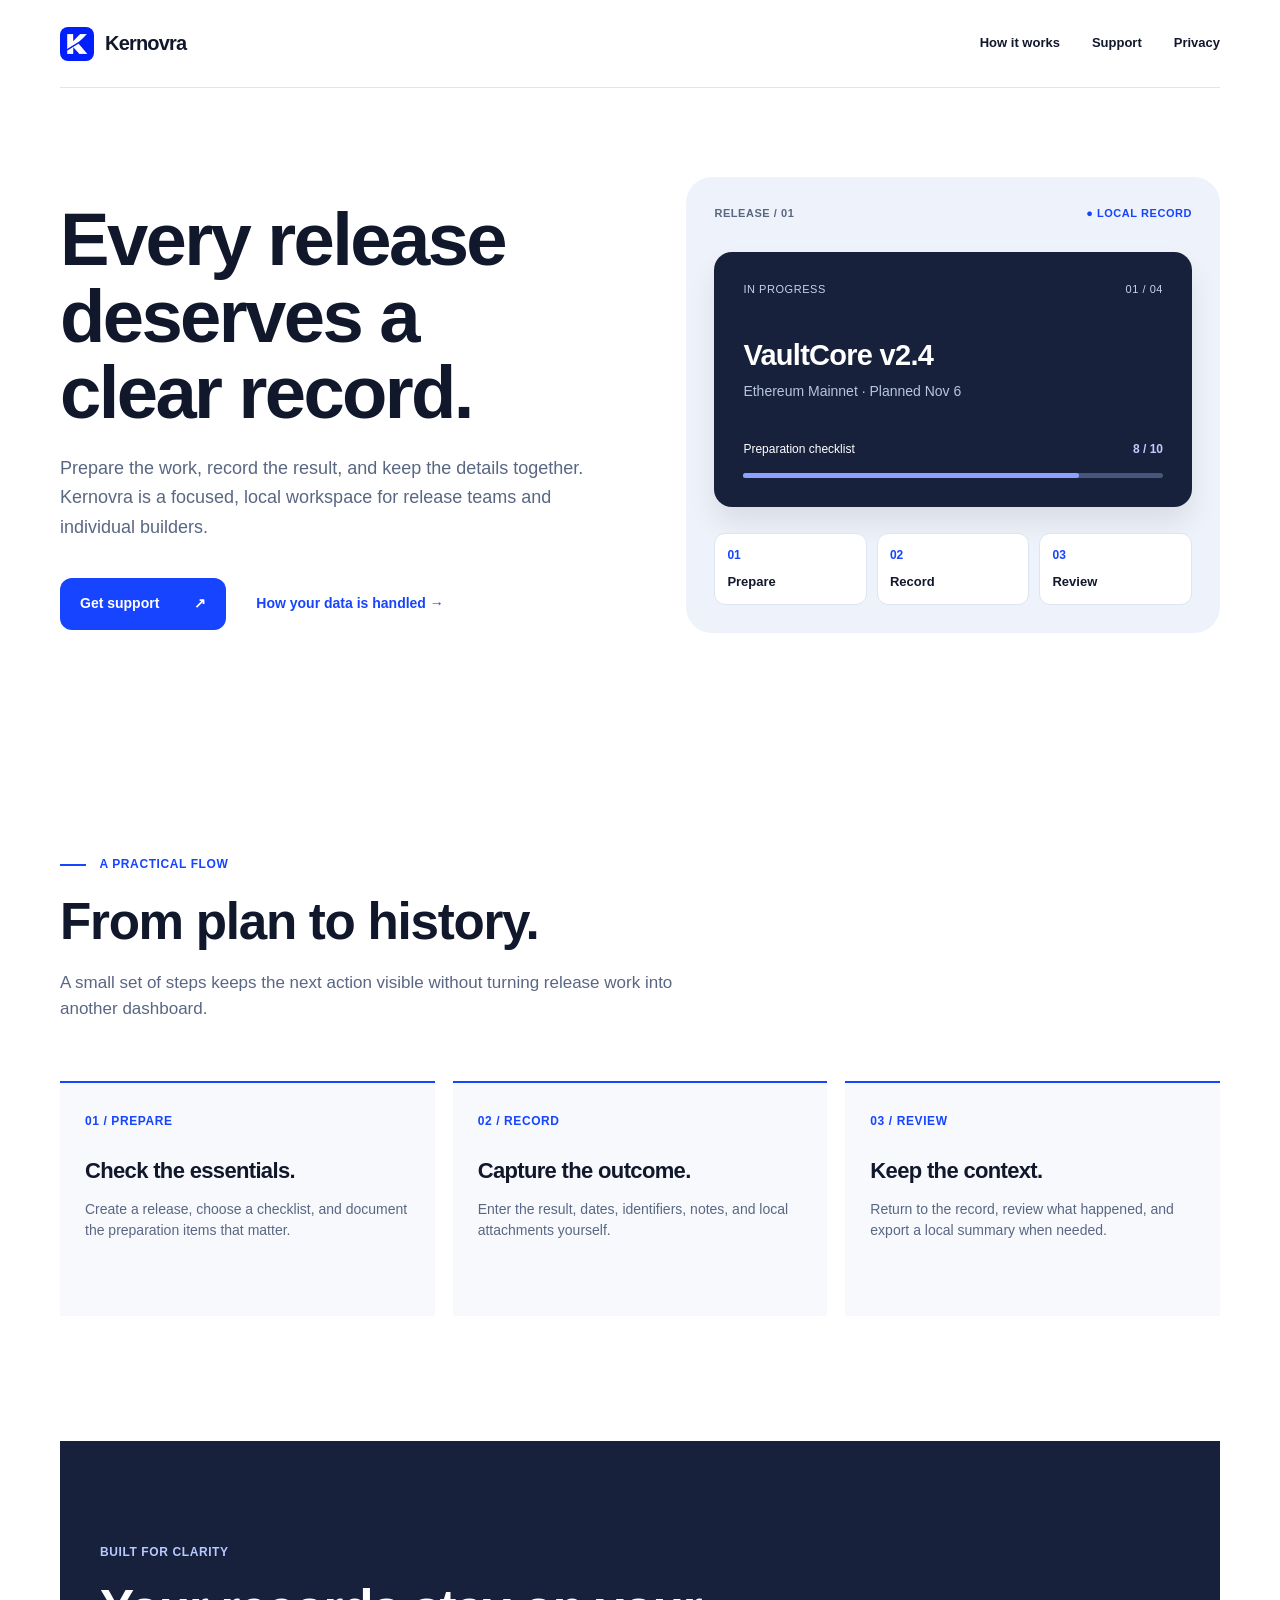
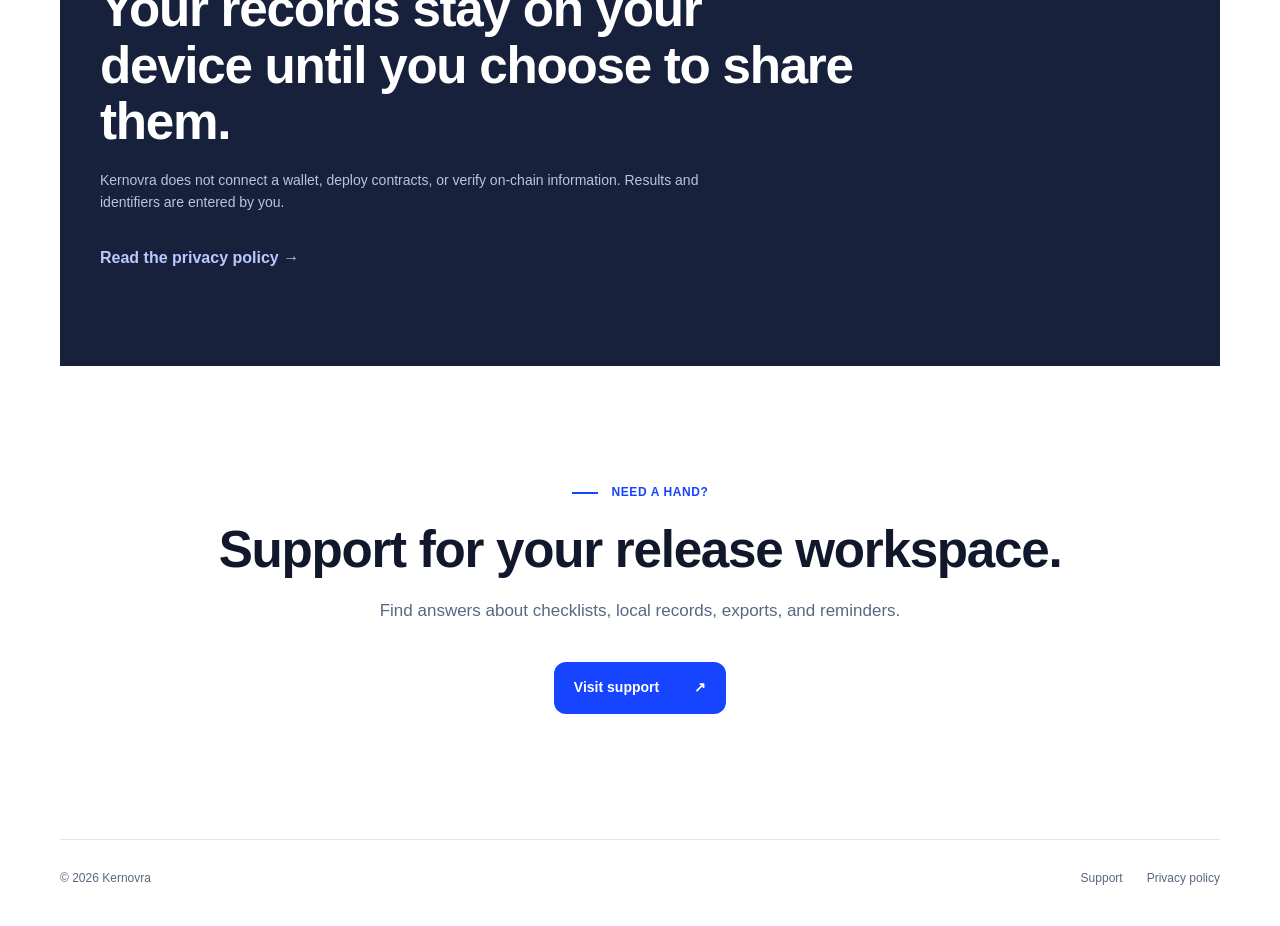
<file: index.html>
<!doctype html>
<html lang="en">
<head>
  <meta charset="utf-8">
  <meta name="viewport" content="width=device-width, initial-scale=1">
  <meta name="theme-color" content="#ffffff">
  <meta name="description" content="Kernovra keeps release preparation, checklists, results, and local records together.">
  <title>Kernovra — A clear home for every release</title>
  <link rel="icon" href="assets/icon.png">
  <link rel="stylesheet" href="styles.css">
</head>
<body>
  <header class="site-header">
    <a class="brand" href="index.html" aria-label="Kernovra home"><img src="assets/icon.png" alt="" width="34" height="34"><span>Kernovra</span></a>
    <nav aria-label="Main navigation"><a href="#workflow">How it works</a><a href="support.html">Support</a><a href="privacy.html">Privacy</a></nav>
  </header>
  <main>
    <section class="hero wrap">
      <div class="hero-copy">
        <h1>Every release deserves a clear record.</h1>
        <p class="lead">Prepare the work, record the result, and keep the details together. Kernovra is a focused, local workspace for release teams and individual builders.</p>
        <div class="hero-actions"><a class="button primary" href="support.html">Get support <span aria-hidden="true">↗</span></a><a class="text-link" href="privacy.html">How your data is handled <span aria-hidden="true">→</span></a></div>
      </div>
      <div class="product-visual" role="img" aria-label="Illustration of a release card, a preparation checklist, and a three-step release workflow">
        <div class="visual-top"><span>RELEASE / 01</span><span class="signal">● LOCAL RECORD</span></div>
        <div class="release-card"><div class="card-top"><span>IN PROGRESS</span><span>01 / 04</span></div><h2>VaultCore v2.4</h2><p>Ethereum Mainnet · Planned Nov 6</p><div class="progress-label"><span>Preparation checklist</span><strong>8 / 10</strong></div><div class="progress-track"><i></i></div></div>
        <div class="flow"><div><b>01</b><span>Prepare</span></div><div><b>02</b><span>Record</span></div><div><b>03</b><span>Review</span></div></div>
      </div>
    </section>
    <section id="workflow" class="section wrap">
      <div class="section-heading"><p class="eyebrow"><span class="line"></span> A PRACTICAL FLOW</p><h2>From plan to history.</h2><p>A small set of steps keeps the next action visible without turning release work into another dashboard.</p></div>
      <div class="steps">
        <article><span class="step-number">01 / PREPARE</span><h3>Check the essentials.</h3><p>Create a release, choose a checklist, and document the preparation items that matter.</p></article>
        <article><span class="step-number">02 / RECORD</span><h3>Capture the outcome.</h3><p>Enter the result, dates, identifiers, notes, and local attachments yourself.</p></article>
        <article><span class="step-number">03 / REVIEW</span><h3>Keep the context.</h3><p>Return to the record, review what happened, and export a local summary when needed.</p></article>
      </div>
    </section>
    <section class="principle"><div class="wrap principle-inner"><p class="eyebrow">BUILT FOR CLARITY</p><h2>Your records stay on your device until you choose to share them.</h2><p>Kernovra does not connect a wallet, deploy contracts, or verify on-chain information. Results and identifiers are entered by you.</p><a href="privacy.html">Read the privacy policy <span aria-hidden="true">→</span></a></div></section>
    <section class="section wrap closing"><p class="eyebrow"><span class="line"></span> NEED A HAND?</p><h2>Support for your release workspace.</h2><p>Find answers about checklists, local records, exports, and reminders.</p><a class="button primary" href="support.html">Visit support <span aria-hidden="true">↗</span></a></section>
  </main>
  <footer class="footer wrap"><span>© 2026 Kernovra</span><div><a href="support.html">Support</a><a href="privacy.html">Privacy policy</a></div></footer>
</body>
</html>
</file>
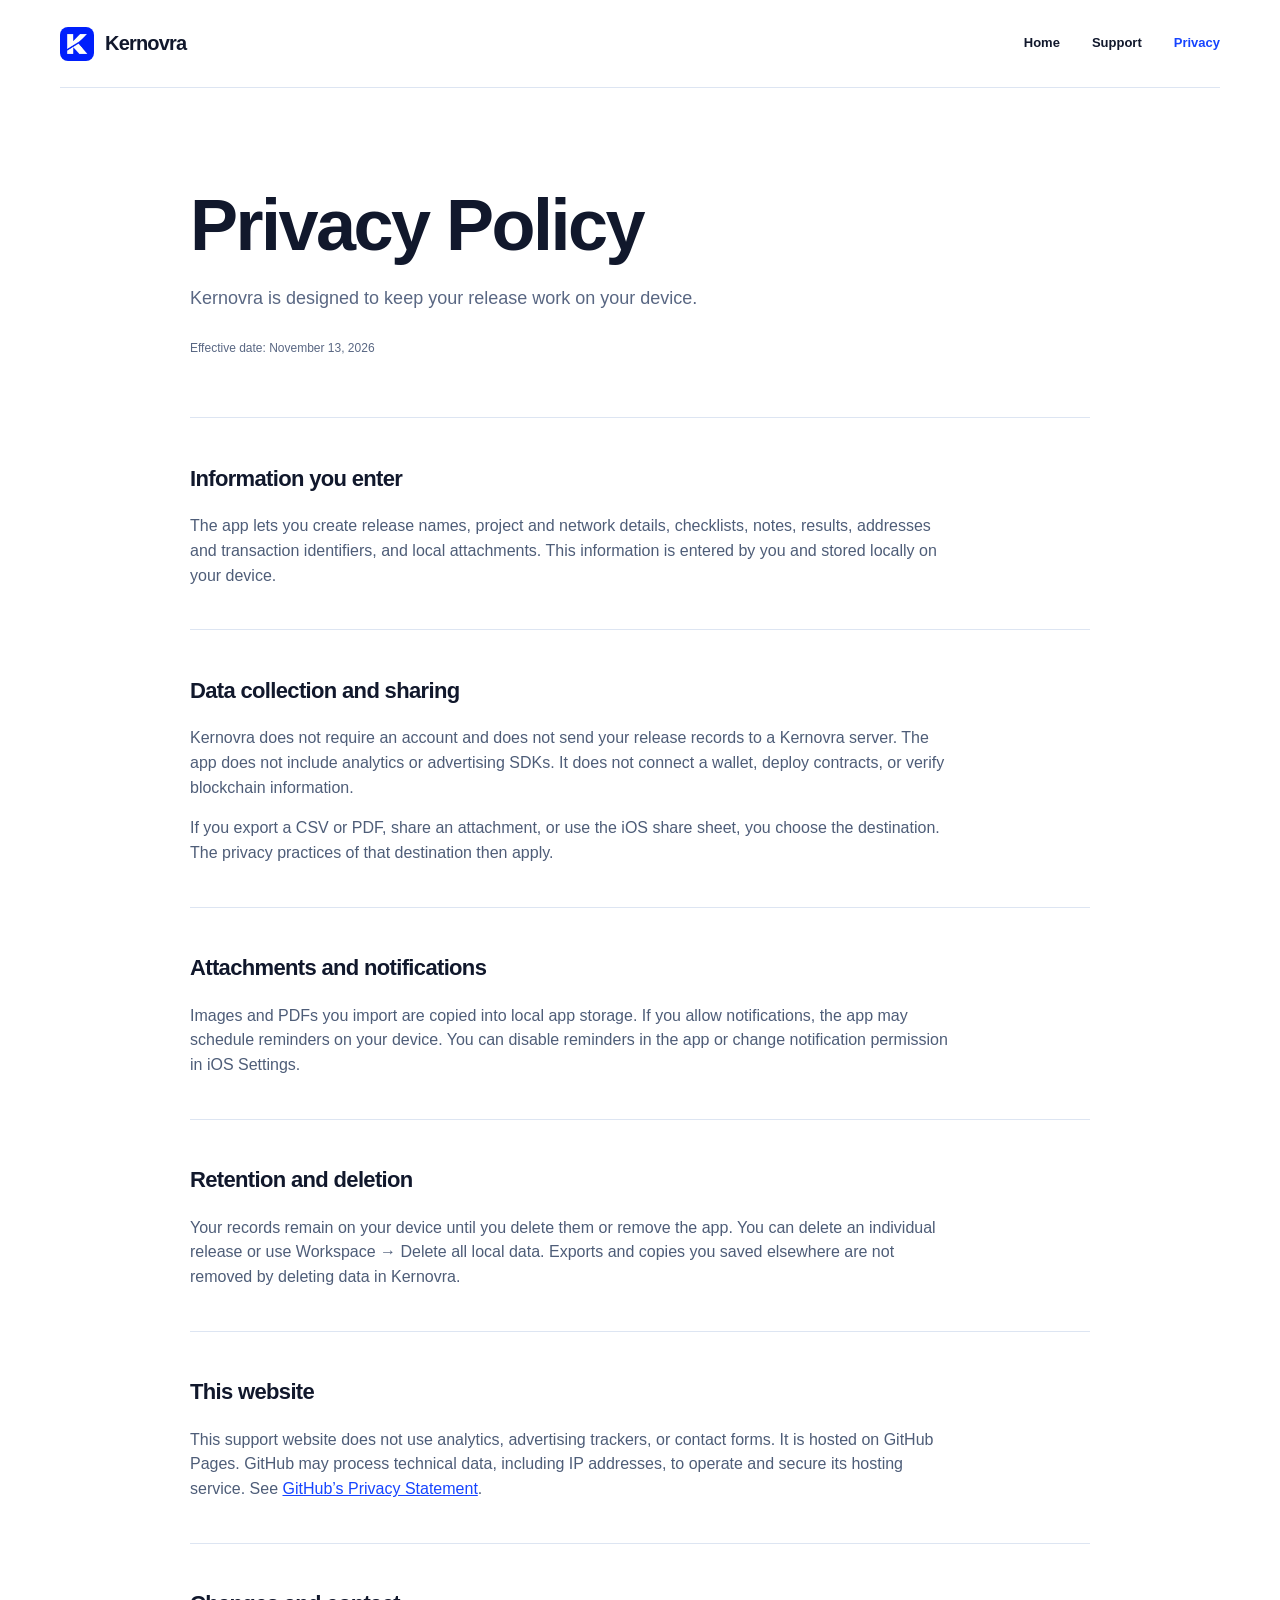
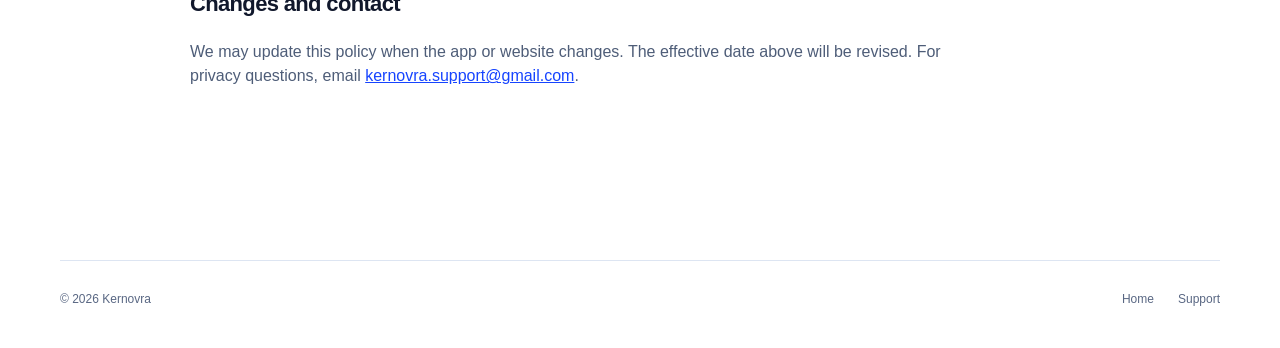
<file: privacy.html>
<!doctype html>
<html lang="en">
<head><meta charset="utf-8"><meta name="viewport" content="width=device-width, initial-scale=1"><meta name="theme-color" content="#ffffff"><meta name="description" content="Kernovra privacy policy."><title>Privacy Policy — Kernovra</title><link rel="icon" href="assets/icon.png"><link rel="stylesheet" href="styles.css"></head>
<body>
  <header class="site-header"><a class="brand" href="index.html"><img src="assets/icon.png" alt="" width="34" height="34"><span>Kernovra</span></a><nav aria-label="Main navigation"><a href="index.html">Home</a><a href="support.html">Support</a><a href="privacy.html" aria-current="page">Privacy</a></nav></header>
  <main class="inner-page wrap policy"><h1>Privacy Policy</h1><p class="lead narrow">Kernovra is designed to keep your release work on your device.</p><p class="effective">Effective date: November 13, 2026</p>
    <section><h2>Information you enter</h2><p>The app lets you create release names, project and network details, checklists, notes, results, addresses and transaction identifiers, and local attachments. This information is entered by you and stored locally on your device.</p></section>
    <section><h2>Data collection and sharing</h2><p>Kernovra does not require an account and does not send your release records to a Kernovra server. The app does not include analytics or advertising SDKs. It does not connect a wallet, deploy contracts, or verify blockchain information.</p><p>If you export a CSV or PDF, share an attachment, or use the iOS share sheet, you choose the destination. The privacy practices of that destination then apply.</p></section>
    <section><h2>Attachments and notifications</h2><p>Images and PDFs you import are copied into local app storage. If you allow notifications, the app may schedule reminders on your device. You can disable reminders in the app or change notification permission in iOS Settings.</p></section>
    <section><h2>Retention and deletion</h2><p>Your records remain on your device until you delete them or remove the app. You can delete an individual release or use Workspace → Delete all local data. Exports and copies you saved elsewhere are not removed by deleting data in Kernovra.</p></section>
    <section><h2>This website</h2><p>This support website does not use analytics, advertising trackers, or contact forms. It is hosted on GitHub Pages. GitHub may process technical data, including IP addresses, to operate and secure its hosting service. See <a href="https://docs.github.com/en/site-policy/privacy-policies/github-general-privacy-statement">GitHub’s Privacy Statement</a>.</p></section>
    <section><h2>Changes and contact</h2><p>We may update this policy when the app or website changes. The effective date above will be revised. For privacy questions, email <a href="mailto:kernovra.support@gmail.com">kernovra.support@gmail.com</a>.</p></section>
  </main>
  <footer class="footer wrap"><span>© 2026 Kernovra</span><div><a href="index.html">Home</a><a href="support.html">Support</a></div></footer>
</body></html>
</file>
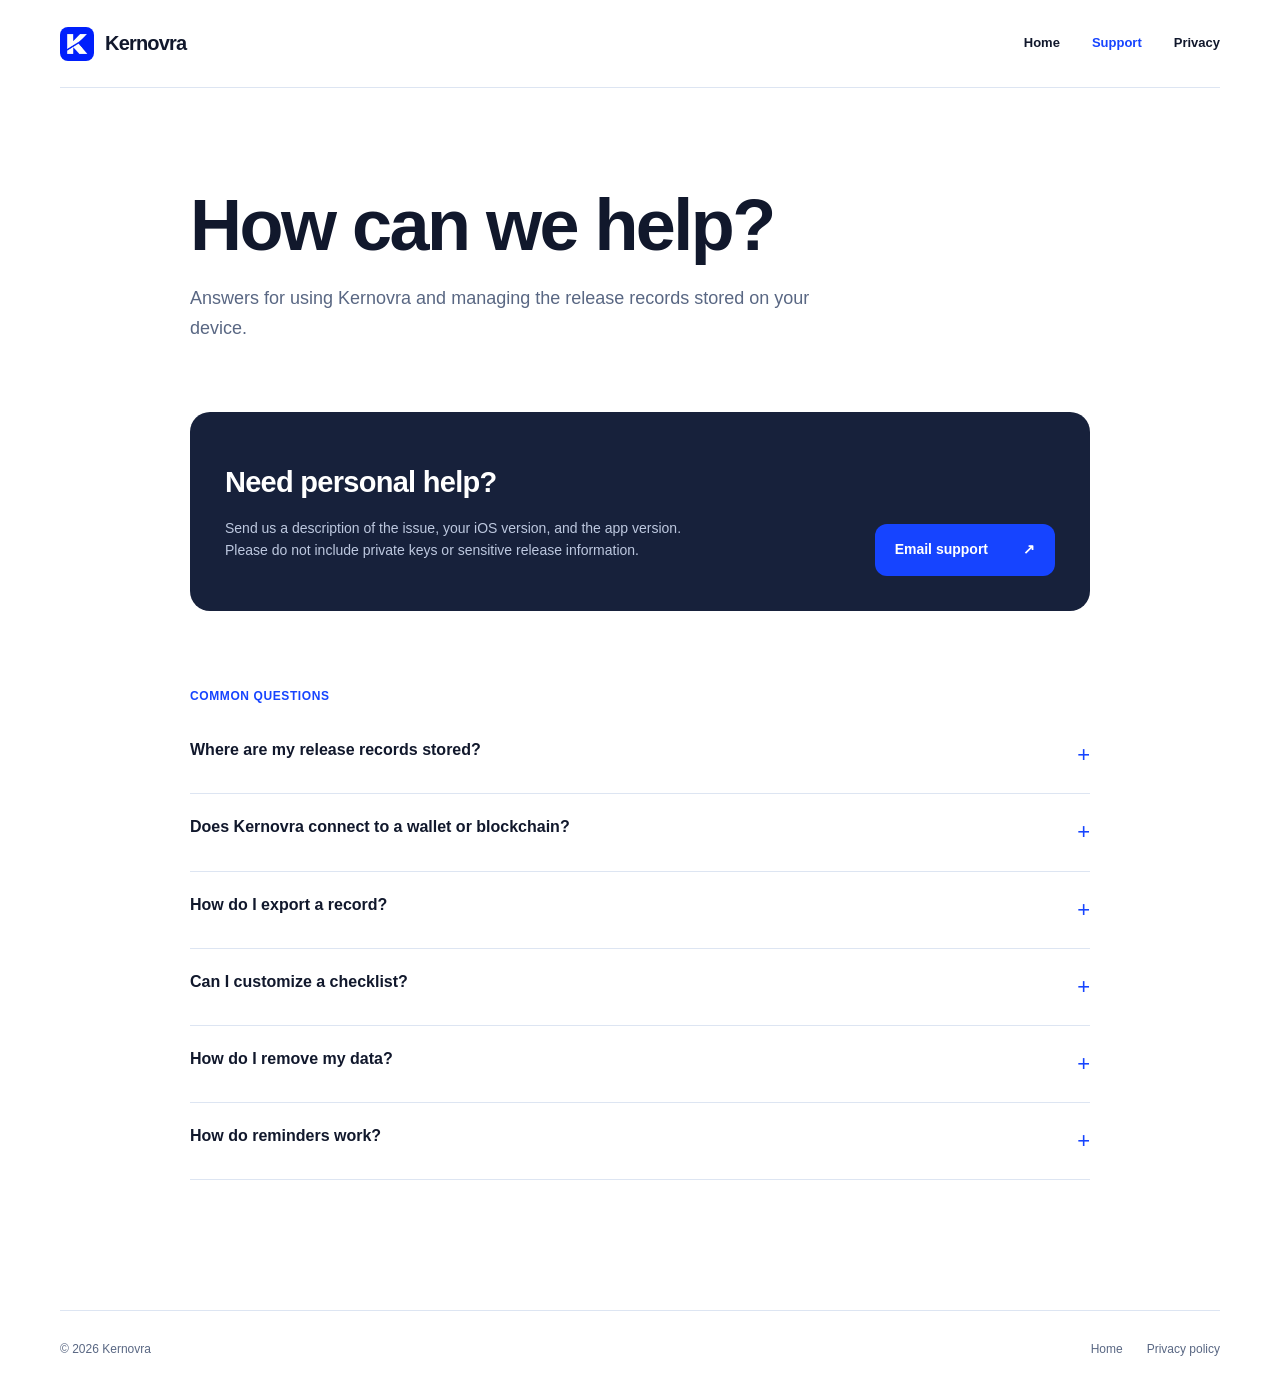
<file: support.html>
<!doctype html>
<html lang="en">
<head><meta charset="utf-8"><meta name="viewport" content="width=device-width, initial-scale=1"><meta name="theme-color" content="#ffffff"><meta name="description" content="Kernovra support and frequently asked questions."><title>Support — Kernovra</title><link rel="icon" href="assets/icon.png"><link rel="stylesheet" href="styles.css"></head>
<body>
  <header class="site-header"><a class="brand" href="index.html"><img src="assets/icon.png" alt="" width="34" height="34"><span>Kernovra</span></a><nav aria-label="Main navigation"><a href="index.html">Home</a><a href="support.html" aria-current="page">Support</a><a href="privacy.html">Privacy</a></nav></header>
  <main class="inner-page wrap"><h1>How can we help?</h1><p class="lead narrow">Answers for using Kernovra and managing the release records stored on your device.</p>
    <div class="support-contact"><div><h2>Need personal help?</h2><p>Send us a description of the issue, your iOS version, and the app version. Please do not include private keys or sensitive release information.</p></div><a class="button primary" href="mailto:kernovra.support@gmail.com">Email support <span aria-hidden="true">↗</span></a></div>
    <section class="faq"><p class="eyebrow">COMMON QUESTIONS</p>
      <details><summary>Where are my release records stored?</summary><p>Release records and local attachments are stored on your device. Kernovra does not sync them to an account or server.</p></details>
      <details><summary>Does Kernovra connect to a wallet or blockchain?</summary><p>No. Kernovra is a manual release workspace. It does not connect a wallet, deploy contracts, or verify on-chain data.</p></details>
      <details><summary>How do I export a record?</summary><p>Open Workspace → Export center to prepare a CSV summary or a single-release PDF. You choose where the exported file goes through the iOS share sheet.</p></details>
      <details><summary>Can I customize a checklist?</summary><p>Open Workspace → Templates to create a checklist template or edit the built-in checklist. Changes to a template affect future releases; existing releases keep their copied checks.</p></details>
      <details><summary>How do I remove my data?</summary><p>Open Workspace → Delete all local data. You can also delete an individual release from its edit screen. Deletion from the device cannot be undone unless you have separately saved a copy.</p></details>
      <details><summary>How do reminders work?</summary><p>If you allow notifications, Kernovra can schedule local reminders for follow-up. You can turn reminders off in Workspace and manage notification permission in iOS Settings.</p></details>
    </section>
  </main>
  <footer class="footer wrap"><span>© 2026 Kernovra</span><div><a href="index.html">Home</a><a href="privacy.html">Privacy policy</a></div></footer>
</body></html>
</file>
<file: styles.css>
:root{--ink:#11182c;--muted:#596783;--blue:#1644ff;--line:#dde5f2;--soft:#f7f9fd;--navy:#17213b}*{box-sizing:border-box}html{scroll-behavior:smooth}body{margin:0;background:#fff;color:var(--ink);font:16px/1.55 -apple-system,BlinkMacSystemFont,"Segoe UI",sans-serif}a{color:inherit;text-decoration:none}a:hover{color:var(--blue)}a:focus-visible,summary:focus-visible{outline:3px solid #87a1ff;outline-offset:4px}.wrap{width:min(1160px,calc(100% - 48px));margin:auto}.site-header{height:88px;width:min(1160px,calc(100% - 48px));margin:auto;display:flex;align-items:center;justify-content:space-between;border-bottom:1px solid var(--line)}.brand{display:flex;align-items:center;gap:11px;font-size:20px;font-weight:750;letter-spacing:-.04em}.brand img{border-radius:8px}.site-header nav{display:flex;gap:32px;font-size:13px;font-weight:650}.site-header nav a[aria-current]{color:var(--blue)}.eyebrow,.step-number{font-size:12px;font-weight:750;letter-spacing:.05em;color:var(--blue)}.line{display:inline-block;width:26px;height:2px;background:var(--blue);vertical-align:middle;margin-right:10px}.hero{min-height:650px;display:grid;grid-template-columns:1fr 1fr;align-items:center;gap:8%;padding-top:72px;padding-bottom:88px}.hero h1,.inner-page h1{max-width:680px;font-size:clamp(44px,5.8vw,76px);line-height:1.03;letter-spacing:-.035em;margin:22px 0}.lead{font-size:18px;color:var(--muted);max-width:560px;line-height:1.65}.hero-actions{display:flex;align-items:center;gap:30px;margin-top:35px}.button{display:inline-flex;align-items:center;justify-content:space-between;gap:35px;min-height:52px;padding:0 20px;border-radius:12px;font-size:14px;font-weight:700}.primary{background:var(--blue);color:white}.primary:hover{background:#1238d1;color:white}.text-link{font-size:14px;font-weight:700;color:var(--blue)}.product-visual{background:#eef2fa;border-radius:26px;padding:28px}.visual-top{display:flex;justify-content:space-between;font-size:11px;letter-spacing:.05em;font-weight:700;color:var(--muted)}.signal{color:var(--blue)}.release-card{background:var(--navy);color:#fff;border-radius:18px;padding:29px;margin-top:30px;box-shadow:0 16px 28px #00000016}.card-top{display:flex;justify-content:space-between;font-size:11px;color:#c8d2e9;letter-spacing:.05em}.release-card h2{font-size:29px;letter-spacing:-.025em;margin:35px 0 0}.release-card p{color:#b8c5df;font-size:14px;margin:3px 0 37px}.progress-label{display:flex;justify-content:space-between;font-size:12px}.progress-label strong{color:#c1cbff}.progress-track{height:5px;border-radius:5px;background:#47567a;margin-top:15px}.progress-track i{display:block;width:80%;height:100%;border-radius:5px;background:#8ba2ff}.flow{display:grid;grid-template-columns:repeat(3,1fr);gap:10px;margin-top:26px}.flow div{background:#fff;border:1px solid var(--line);border-radius:11px;padding:12px;display:flex;flex-direction:column;gap:7px}.flow b{color:var(--blue);font-size:12px}.flow span{font-size:13px;font-weight:700}.section{padding-top:105px;padding-bottom:125px}.section-heading{max-width:670px}.section h2,.principle h2,.support-contact h2{font-size:clamp(34px,4vw,52px);line-height:1.1;letter-spacing:-.025em;margin:20px 0}.section-heading>p:last-child,.closing>p:not(.eyebrow){color:var(--muted);font-size:17px}.steps{display:grid;grid-template-columns:repeat(3,1fr);gap:18px;margin-top:58px}.steps article{border-top:2px solid var(--blue);background:var(--soft);padding:25px;min-height:235px}.steps h3{font-size:22px;line-height:1.2;letter-spacing:-.03em;margin:26px 0 9px}.steps p,.principle p:not(.eyebrow){color:var(--muted);font-size:14px}.principle{color:#fff}.principle-inner{background:var(--navy);padding:90px 40px 96px;max-width:1160px}.principle h2{max-width:760px}.principle p:not(.eyebrow){max-width:640px;color:#b8c5df}.principle .eyebrow{color:#b9c8ff}.principle a{display:inline-block;color:#b9c8ff;font-weight:700;margin-top:18px}.closing{text-align:center}.closing .eyebrow{color:var(--blue)}.closing .button{margin-top:20px}.footer{border-top:1px solid var(--line);padding-top:29px;padding-bottom:39px;display:flex;justify-content:space-between;color:var(--muted);font-size:12px}.footer div{display:flex;gap:24px}.inner-page{padding-top:78px;padding-bottom:130px;max-width:900px}.inner-page h1{font-size:clamp(46px,6vw,72px)}.narrow{max-width:630px}.support-contact{margin:68px 0 76px;background:var(--navy);border-radius:20px;color:#fff;padding:35px;display:flex;align-items:end;justify-content:space-between;gap:30px}.support-contact h2{font-size:29px}.support-contact p{max-width:500px;color:#bdc8df;font-size:14px}.support-contact .button{flex-shrink:0}.faq details{border-bottom:1px solid var(--line);padding:21px 0}.faq summary{cursor:pointer;font-weight:700;list-style:none;display:flex;justify-content:space-between}.faq summary:after{content:"+";color:var(--blue);font-size:22px;font-weight:400}.faq details[open] summary:after{content:"−"}.faq details p{max-width:660px;color:var(--muted);font-size:14px}.policy .effective{font-size:12px;color:var(--muted);margin:25px 0 60px}.policy section{padding:25px 0;border-top:1px solid var(--line)}.policy h2{font-size:22px;letter-spacing:-.03em}.policy section p{color:#4e5d78;max-width:760px}.policy section a{color:var(--blue);text-decoration:underline}@media(max-width:760px){.site-header{height:72px}.site-header nav{gap:15px;font-size:12px}.hero{display:block;padding-top:60px;min-height:0}.hero h1{font-size:clamp(46px,11vw,66px)}.product-visual{margin-top:65px}.steps{grid-template-columns:1fr}.section{padding-top:75px;padding-bottom:85px}.support-contact{display:block}.support-contact .button{margin-top:20px}.inner-page{padding-top:60px}}@media(max-width:440px){.wrap,.site-header{width:calc(100% - 36px)}.brand span{font-size:17px}.site-header nav{gap:12px}.site-header nav a:first-child{display:none}.hero-actions{align-items:flex-start;flex-direction:column;gap:19px}.product-visual{padding:16px}.release-card{padding:22px}.footer{gap:12px;flex-direction:column}}
</file>
